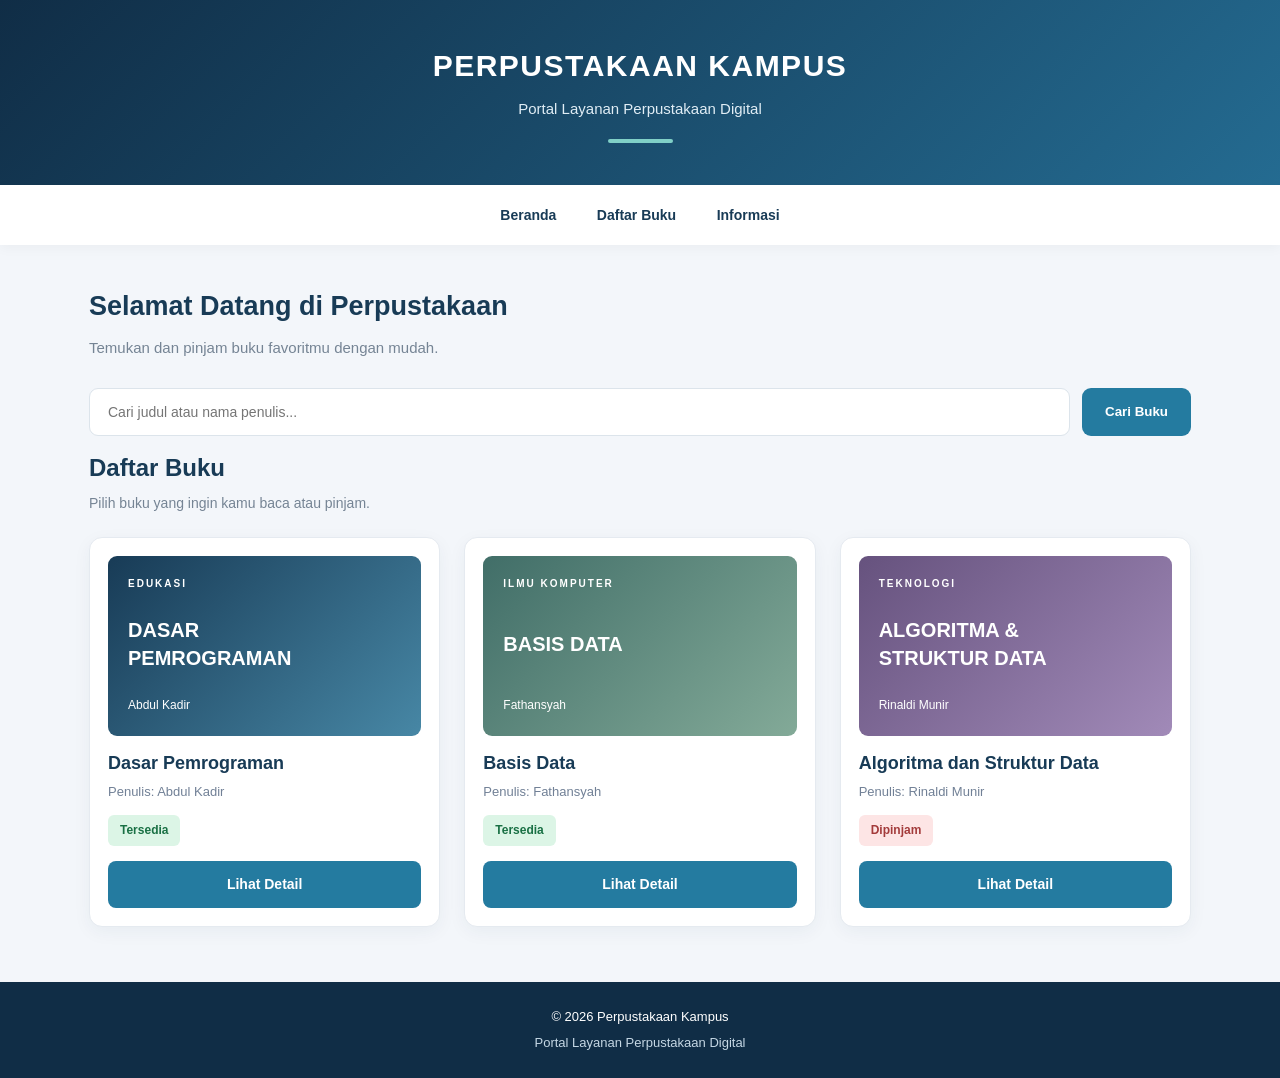
<file: index.html>
<!DOCTYPE html>
<html lang="id">
<head>
    <meta charset="UTF-8">
    <meta name="viewport" content="width=device-width, initial-scale=1.0">
    <title>Perpustakaan Kampus</title>
    <link rel="stylesheet" href="style.css">
</head>
<body>

    <!-- HEADER -->
    <header class="header">
        <h1>PERPUSTAKAAN KAMPUS</h1>
        <p>Portal Layanan Perpustakaan Digital</p>
    </header>

    <!-- NAVIGASI -->
    <nav class="navbar">
        <a href="index.html">Beranda</a>
        <a href="#daftar-buku">Daftar Buku</a>
        <a href="#informasi">Informasi</a>
    </nav>

    <main class="container">

        <!-- SAMBUTAN -->
        <section class="welcome">
            <h2>Selamat Datang di Perpustakaan</h2>
            <p>Temukan dan pinjam buku favoritmu dengan mudah.</p>
        </section>

        <!-- PENCARIAN -->
        <section class="search">
            <input
                type="text"
                id="searchInput"
                placeholder="Cari judul atau nama penulis..."
            >
            <button onclick="searchBooks()">Cari Buku</button>
        </section>

        <p id="searchMessage"></p>

        <!-- DAFTAR BUKU -->
        <section id="daftar-buku">
            <h2>Daftar Buku</h2>
            <p class="section-description">
                Pilih buku yang ingin kamu baca atau pinjam.
            </p>

            <div class="book-list" id="bookList">

                <!-- BUKU 1 -->
                <article class="book-card">
                    <div class="book-cover cover-one">
                        <span>EDUKASI</span>
                        <strong>DASAR<br>PEMROGRAMAN</strong>
                        <small>Abdul Kadir</small>
                    </div>

                    <h3>Dasar Pemrograman</h3>
                    <p>Penulis: Abdul Kadir</p>
                    <span class="available">Tersedia</span>
                    <a href="detail.html" class="button">
                        Lihat Detail
                    </a>
                </article>

                <!-- BUKU 2 -->
                <article class="book-card">
                    <div class="book-cover cover-two">
                        <span>ILMU KOMPUTER</span>
                        <strong>BASIS DATA</strong>
                        <small>Fathansyah</small>
                    </div>

                    <h3>Basis Data</h3>
                    <p>Penulis: Fathansyah</p>
                    <span class="available">Tersedia</span>
                    <a href="detail.html" class="button">
                        Lihat Detail
                    </a>
                </article>

                <!-- BUKU 3 -->
                <article class="book-card">
                    <div class="book-cover cover-three">
                        <span>TEKNOLOGI</span>
                        <strong>ALGORITMA &amp;<br>STRUKTUR DATA</strong>
                        <small>Rinaldi Munir</small>
                    </div>

                    <h3>Algoritma dan Struktur Data</h3>
                    <p>Penulis: Rinaldi Munir</p>
                    <span class="unavailable">Dipinjam</span>
                    <a href="detail.html" class="button">
                        Lihat Detail
                    </a>
                </article>

            </div>

            <p id="noResult" class="no-result" hidden>
                Buku tidak ditemukan.
            </p>
        </section>

    </main>

    <!-- FOOTER -->
    <footer id="informasi">
        <p>© 2026 Perpustakaan Kampus</p>
        <p>Portal Layanan Perpustakaan Digital</p>
    </footer>

    <!-- FITUR PENCARIAN -->
    <script>
        function searchBooks() {
            const input = document
                .getElementById("searchInput")
                .value.toLowerCase();

            const books = document.querySelectorAll(".book-card");
            let found = 0;

            books.forEach(function(book) {
                const content = book.innerText.toLowerCase();

                if (content.includes(input)) {
                    book.style.display = "block";
                    found++;
                } else {
                    book.style.display = "none";
                }
            });

            document.getElementById("noResult").hidden =
                found !== 0;

            document.getElementById("searchMessage").textContent =
                input === "" ? "" : found + " buku ditemukan.";
        }

        document
            .getElementById("searchInput")
            .addEventListener("keyup", function(event) {
                if (event.key === "Enter") {
                    searchBooks();
                }
            });
    </script>

</body>
</html>
</file>
<file: style.css>
/* ==========================================
   SISTEM INFORMASI PERPUSTAKAAN KAMPUS
   MODERN UI DESIGN
========================================== */

/* 1. RESET */

* {
    margin: 0;
    padding: 0;
    box-sizing: border-box;
}

body {
    font-family: 'Segoe UI', Arial, sans-serif;
    background: #f3f6fa;
    color: #263747;
    line-height: 1.6;
}

/* 2. HEADER */

.header {
    background: linear-gradient(135deg, #102d46, #246b91);
    color: white;
    text-align: center;
    padding: 42px 20px;
    position: relative;
}

.header h1 {
    font-size: 30px;
    font-weight: 800;
    letter-spacing: 1.5px;
}

.header p {
    font-size: 15px;
    margin-top: 7px;
    color: #e0edf5;
}

.header::after {
    content: "";
    display: block;
    width: 65px;
    height: 4px;
    background: #80d0c7;
    border-radius: 10px;
    margin: 18px auto 0;
}

/* 3. NAVBAR */

.navbar {
    background: white;
    padding: 17px;
    text-align: center;
    box-shadow: 0 3px 12px rgba(0,0,0,0.04);
    position: relative;
}

.navbar a {
    text-decoration: none;
    color: #183b56;
    font-weight: 700;
    margin: 0 18px;
    font-size: 14px;
    transition: 0.3s;
}

.navbar a:hover {
    color: #247ba0;
}

/* 4. CONTAINER */

.container {
    max-width: 1150px;
    margin: 40px auto;
    padding: 0 24px;
}

/* 5. WELCOME */

.welcome {
    margin-bottom: 28px;
}

.welcome h2 {
    font-size: 27px;
    color: #183b56;
    font-weight: 800;
    margin-bottom: 8px;
}

.welcome p {
    color: #758494;
    font-size: 15px;
}

/* 6. SEARCH */

.search {
    display: flex;
    gap: 12px;
    margin-bottom: 38px;
}

.search input {
    flex: 1;
    padding: 15px 18px;
    border: 1px solid #dce4eb;
    border-radius: 9px;
    background: white;
    font-size: 14px;
    outline: none;
    transition: 0.3s;
}

.search input:focus {
    border-color: #247ba0;
    box-shadow: 0 0 0 3px rgba(36,123,160,0.1);
}

.search button {
    padding: 13px 23px;
    background: #247ba0;
    color: white;
    border: none;
    border-radius: 9px;
    font-weight: 700;
    cursor: pointer;
    transition: 0.3s;
}

.search button:hover {
    background: #183b56;
}

#searchMessage {
    color: #667788;
    font-size: 13px;
    margin-top: -25px;
    margin-bottom: 25px;
}

/* 7. DAFTAR BUKU */

#daftar-buku h2 {
    font-size: 24px;
    color: #183b56;
    font-weight: 800;
    margin-bottom: 5px;
}

.section-description {
    color: #758494;
    font-size: 14px;
    margin-bottom: 22px;
}

.book-list {
    display: grid;
    grid-template-columns: repeat(3, 1fr);
    gap: 24px;
}

/* 8. CARD BUKU */

.book-card {
    background: white;
    padding: 18px;
    border: 1px solid #e5eaf0;
    border-radius: 13px;
    box-shadow: 0 5px 18px rgba(25,55,80,0.05);
    transition: 0.3s;
}

.book-card:hover {
    transform: translateY(-5px);
    box-shadow: 0 10px 25px rgba(25,55,80,0.10);
}

.book-card h3 {
    font-size: 18px;
    color: #183b56;
    margin: 13px 0 5px;
}

.book-card p {
    font-size: 13px;
    color: #718096;
    margin-bottom: 12px;
}

/* 9. COVER BUKU */

.book-cover {
    width: 100%;
    height: 180px;
    padding: 20px;
    display: flex;
    flex-direction: column;
    justify-content: space-between;
    align-items: flex-start;
    border-radius: 9px;
    color: white;
    overflow: hidden;
}

.book-cover span {
    font-size: 10px;
    letter-spacing: 2px;
    font-weight: bold;
}

.book-cover strong {
    font-size: 20px;
    line-height: 1.4;
    overflow-wrap: break-word;
}

.book-cover small {
    font-size: 12px;
}

.cover-one {
    background: linear-gradient(135deg, #183b56, #4787a5);
}

.cover-two {
    background: linear-gradient(135deg, #416e68, #83aa98);
}

.cover-three {
    background: linear-gradient(135deg, #66527e, #a18ab8);
}

/* 10. STATUS BUKU */

.available,
.unavailable {
    display: inline-block;
    padding: 6px 12px;
    border-radius: 6px;
    font-size: 12px;
    font-weight: 700;
    margin-bottom: 15px;
}

.available {
    background: #dcf5e6;
    color: #197044;
}

.unavailable {
    background: #fde5e5;
    color: #a33b3b;
}

/* 11. TOMBOL DETAIL */

.button {
    display: block;
    width: 100%;
    text-align: center;
    padding: 12px;
    background: #247ba0;
    color: white;
    border-radius: 8px;
    text-decoration: none;
    font-size: 14px;
    font-weight: 700;
    transition: 0.3s;
}

.button:hover {
    background: #183b56;
}

/* 12. HALAMAN DETAIL */

.back-link {
    display: inline-flex;
    align-items: center;
    gap: 11px;
    padding: 9px 18px 9px 10px;
    margin-bottom: 25px;
    background: white;
    color: #183b56;
    border: 1px solid #dce5eb;
    border-radius: 30px;
    text-decoration: none;
    font-size: 14px;
    font-weight: 700;
    box-shadow: 0 3px 10px rgba(0,0,0,0.04);
    transition: 0.3s;
}

.back-icon {
    width: 32px;
    height: 32px;
    border-radius: 50%;
    display: flex;
    justify-content: center;
    align-items: center;
    background: #e7f2f7;
    color: #247ba0;
    font-size: 25px;
}

.back-link:hover {
    background: #183b56;
    color: white;
}

.back-link:hover .back-icon {
    background: white;
    color: #183b56;
}

/* 13. DETAIL CARD */

.detail-card {
    background: white;
    border: 1px solid #e5eaf0;
    border-radius: 15px;
    padding: 30px;
    display: grid;
    grid-template-columns: 280px 1fr;
    gap: 32px;
    box-shadow: 0 6px 20px rgba(25,55,80,0.05);
}

.detail-cover {
    background: linear-gradient(135deg, #183b56, #4787a5);
    min-height: 350px;
    display: flex;
    justify-content: center;
    align-items: center;
    color: white;
    border-radius: 10px;
    font-size: 22px;
    font-weight: 800;
}

.detail-info h2 {
    font-size: 28px;
    font-weight: 800;
    color: #183b56;
    border-bottom: 3px solid #80d0c7;
    padding-bottom: 12px;
    margin-bottom: 22px;
}

.detail-info p {
    margin-bottom: 13px;
    font-size: 15px;
    color: #526273;
}

.detail-info h3 {
    color: #183b56;
    margin: 22px 0 12px;
    font-size: 19px;
}

/* 14. STOK BUKU */

.book-stock {
    background: #f0f6fa;
    border-left: 4px solid #247ba0;
    padding: 16px;
    margin: 22px 0;
    border-radius: 7px;
}

/* 15. TOMBOL PINJAM */

.borrow-button {
    background: #247ba0;
    color: white;
    border: none;
    padding: 14px 25px;
    border-radius: 8px;
    font-size: 15px;
    font-weight: 700;
    cursor: pointer;
    transition: 0.3s;
}

.borrow-button:hover {
    background: #183b56;
}

/* 16. PESAN PENCARIAN */

.no-result {
    text-align: center;
    padding: 35px;
    color: #758494;
    background: white;
    border-radius: 10px;
}

/* 17. FOOTER */

footer {
    background: #102d46;
    color: white;
    text-align: center;
    padding: 25px 15px;
    margin-top: 55px;
    font-size: 13px;
}

footer p + p {
    margin-top: 5px;
    color: #c5d7e4;
}

/* 18. RESPONSIVE MOBILE */

@media (max-width: 700px) {

    .header {
        padding: 32px 15px;
    }

    .header h1 {
        font-size: 23px;
    }

    .header p {
        font-size: 13px;
    }

    .navbar {
        padding: 15px 5px;
    }

    .navbar a {
        margin: 0 9px;
        font-size: 12px;
    }

    .container {
        margin: 28px auto;
        padding: 0 18px;
    }

    .welcome h2 {
        font-size: 23px;
    }

    .search {
        flex-direction: column;
    }

    .search button {
        width: 100%;
    }

    .book-list {
        grid-template-columns: 1fr;
        gap: 18px;
    }

    .book-cover {
        height: 190px;
    }

    .detail-card {
        grid-template-columns: 1fr;
        padding: 20px;
        gap: 23px;
    }

    .detail-cover {
        min-height: 270px;
    }

    .detail-info h2 {
        font-size: 24px;
    }

    .back-link {
        font-size: 13px;
    }

    footer {
        margin-top: 35px;
    }
}
</file>
